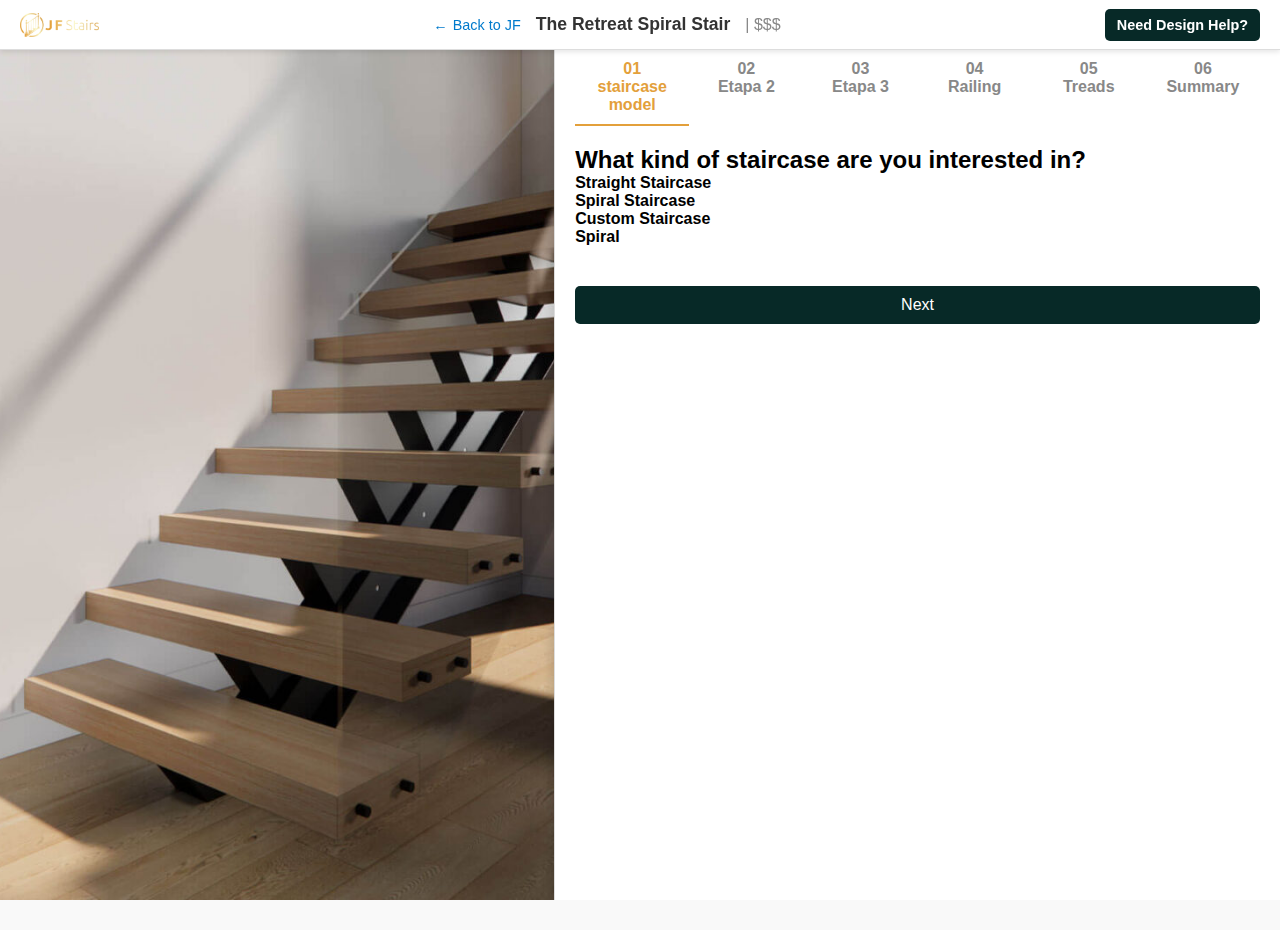
<file: index.html>
<!DOCTYPE html>
<html lang="en">
<head>
    <meta charset="UTF-8">
    <meta name="viewport" content="width=device-width, initial-scale=1.0">
    <title>Formulário de Escada</title>
    <link rel="stylesheet" href="style.css">
</head>

<body>
    <header class="header">
        <div class="logo">
            <img src="img/logo.png" alt="JF Stairs Logo"> <!-- Substitua pela URL do logo -->
            <span class="logo-text"></span>
        </div>
        <div class="header-content">
            <a href="index.html" class="back-link">Back to JF</a>
            <span class="product-title">The Retreat Spiral Stair</span>
            <span class="product-price">| $$$</span>
        </div>
        <a href="#" class="help-button" onclick="openModal()">Need Design Help?</a>

<!-- Modal -->
<div id="design-help-modal" class="modal">
    <div class="modal-content">
        <span class="close-button" onclick="closeModal()">&times;</span>
        <h2>Need Design Help?</h2>
        <p>Our expert designers can design the perfect stair solution based on your requirements and budget. You'll get quick and accurate pricing plus a FREE 3D model of your stair! <a href="#">Learn more</a></p>
        <form id="design-help-form">
            <label for="first-name">First*</label>
            <input type="text" id="first-name" name="first-name" required>

            <label for="last-name">Last*</label>
            <input type="text" id="last-name" name="last-name" required>

            <label for="email">Email*</label>
            <input type="email" id="email" name="email" required>

            <label for="phone">Phone*</label>
            <input type="tel" id="phone" name="phone" required>

            <p>One of our friendly designers will be in touch with you soon.</p>

            <button type="submit" class="form-submit-button">Schedule My Free Consultation</button>
        </form>
    </div>
</div>
    </header>

    <div id="image-container"></div>



      <div class="container">
        <div class="step-header">
            <div class="step active" data-step="1" onclick="goToStep(1)">01 <br> staircase model</div>
            <div class="step" data-step="2" onclick="goToStep(2)">02 <br> Etapa 2</div>
            <div class="step" data-step="3" onclick="goToStep(3)">03 <br> Etapa 3</div>
            <div class="step" data-step="4" onclick="goToStep(4)">04 <br> Railing</div>
            <div class="step" data-step="5" onclick="goToStep(5)">05 <br> Treads</div>
            <div class="step" data-step="6" onclick="goToStep(6)">06 <br> Summary</div>
        </div>
        

        <!-- Seção Tipo de Escada -->
        <div class="form-section active" id="stair-type-section">
            <h2>What kind of staircase are you interested in?</h2>
            <div class="stair-option selected" 
                onclick="selectOption(this, 'stairType', 'Straight Staircase', 'FLOATINGSTAIRS-GLASSRAILING2-1024x1024 (2).jpg')">
                <strong>Straight Staircase</strong>
            </div>
            <div class="stair-options">
                <div class="stair-option" 
                onclick="selectOption(this, 'stairType', 'Spiral Staircase', 'FLOATINGSTAIRS-GLASSRAILING2-1024x1024 (2).jpg')">
                <strong>Spiral Staircase</strong>
            </div>
                <div class="stair-option" 
                    onclick="selectOption(this, 'stairType', 'Custom Staircase', 'custom-staircase.jpg')">
                    <strong>Custom Staircase</strong>
                </div>
                <div class="stair-option" 
                    onclick="selectOption(this, 'stairType', 'Spiral', 'not-sure-yet.jpg')">
                    <strong>Spiral</strong>
                </div>
            </div>
            <button class="next-button" onclick="goToStep(2)">Next</button>
        </div>


                <!-- Seção Tipo de Escada (Interior ou Exterior) -->
        <div class="form-section" id="stair-location-section">
            <h2>Sua escada é indoor ou outdoor?</h2>
            <p>Selecione o tipo de escada que você possui:</p>
            <div class="stair-location-options">
                <!-- Removida a lógica de imagem (parâmetro imagePath) -->
                <div class="stair-option" onclick="selectOption(this, 'stairLocation', 'Interior')">
                    <strong>Interior stairs</strong>
                </div>
                <div class="stair-option" onclick="selectOption(this, 'stairLocation', 'Exterior')">
                    <strong>Exterior stairs</strong>
                </div>
            </div>
            <button class="next-button" onclick="goToStep(3)">Next</button>
            <button class="previous-button" onclick="goToStep(1)">Previous</button>
        </div>


                <!-- Seção Pergunta sobre Design Help -->
        <div class="form-section" id="design-help-section">
            <h2>Você já sabe o que deseja remodelar em sua escada ou precisa de design help?</h2>
            <p>Selecione uma opção abaixo:</p>
            <div class="design-help-options">
                <div class="stair-option" onclick="selectOption(this, 'designHelp', 'Sim')">
                    <strong>Sim</strong>
                </div>
                <div class="stair-option" onclick="selectOption(this, 'designHelp', 'Não')">
                    <strong>Não</strong>
                </div>
            </div>
            <button class="next-button" onclick="goToStep(4)">Next</button>
            <button class="previous-button" onclick="goToStep(2)">Previous</button>
        </div>

<!-- Seção Pergunta sobre Railing -->
<div class="form-section" id="design-help-section">
    <h2>Gostaria de alterar o Railing da escada?</h2>
    <p>Selecione uma opção abaixo:</p>
    <div class="design-help-options">
        <div class="stair-option" onclick="handleRailingDecision(this, 'Sim')">
            <strong>Sim</strong>
        </div>
        <div class="stair-option" onclick="handleRailingDecision(this, 'Não')">
            <strong>Não</strong>
        </div>
    </div>

    <!-- Tipos de Railing (inicialmente ocultos) -->
    <div id="railing-options" style="display: none;">
        <h3>Selecione o tipo de railing:</h3>
        <div class="railing-options">
            <div class="stair-option" onclick="selectOption(this, 'railingType', 'glass')">
                <strong>Glass Railing</strong>
            </div>
            <div class="stair-option" onclick="selectOption(this, 'railingType', 'horizontal')">
                <strong>Horizontal Railing</strong>
            </div>
            <div class="stair-option" onclick="selectOption(this, 'railingType', 'vertical')">
                <strong>Vertical Railing</strong>
            </div>
            <div class="stair-option" onclick="selectOption(this, 'railingType', 'metal')">
                <strong>Metal Panels</strong>
            </div>
        </div>
    </div>

    <button class="next-button" id="next-railing" onclick="goToStep(5)" disabled>Next</button>
    <button class="previous-button" onclick="goToStep(3)">Previous</button>
</div>


<!-- Seção Tread -->
<div class="form-section" id="tread-section">
    <h2>Tread</h2>
    <p>Now let's design your steps.</p>

    <h3>Select a Tread Type for Your Stair</h3>
    <div class="option-container">
        <div class="option" onclick="selectOption(this, 'treadType', 'Red Oak', 'FLOATINGSTAIRS-GLASSRAILING2-1024x1024 (2).jpg')">
            <img src="img/image copy 3.png" alt="Red Oak">
            <p>Red Oak</p>
        </div>
        <div class="option" onclick="selectOption(this, 'treadType', 'White Oak', 'FLOATINGSTAIRS-GLASSRAILING2-1024x1024 (2).jpg')">
            <img src="img/image copy 4.png" alt="White Oak">
            <p>White Oak</p>
        </div>
    </div>
    <button class="next-button" onclick="goToStep(6)">Next</button>
    <button class="previous-button" onclick="goToStep(4)">Previous</button>
</div>


          
   <!-- Seção Summary & Cadastro -->
<div class="form-section" id="summary-section">
    <div class="summary-intro">
        <h2 class="intro-title">Free Consultation to Review Your Design</h2>
        <p class="intro-text">Our designers are experts at finding the right mix of price and design. They will walk you through your selected options and refine them to get the price point you need with the look and feel you desire.</p>
    </div>
    <h2 class="section-title">Cadastro</h2>
    <form id="cadastro-form" class="compact-form">
        <label for="name">Nome:</label>
        <input type="text" id="name" name="name" required>
        
        <label for="email">Email:</label>
        <input type="email" id="email" name="email" required>
        
        <label for="phone">Telefone:</label>
        <input type="tel" id="phone" name="phone" required oninput="mascaraTelefone(this)">
        
        <button type="submit" class="form-submit-button">Enviar</button>
    </form>

    <h2 class="section-title">Resumo</h2>
    <p>Aqui está o resumo das suas escolhas:</p>

    <div class="summary-container">
        <p><strong>Stair Type:</strong> <span id="summary-stair-type"></span></p>
        <p><strong>Stair Location:</strong> <span id="summary-stair-location"></span></p>
        <p><strong>Railing Type:</strong> <span id="summary-railing"></span></p>
        <p><strong>Tread Type:</strong> <span id="summary-tread"></span></p>
    </div>
    
</div>

 <!-- Modal para Details -->
 <div id="details-modal" class="modal">
    <div class="modal-content">
        <span class="close-button" onclick="closeDetailsModal()">&times;</span>
        <h2>Stair Details</h2>
        <p>Here are the details about the stair dimensions and customization options.</p>
        <ul>
            <li><strong>Width:</strong> Customize the stair width from 3' 6" to 4' 6".</li>
            <li><strong>Height:</strong> Available heights range from 7' 9" to 10' 0".</li>
            <li><strong>Materials:</strong> Choose from high-quality wood and metal options.</li>
            <li><strong>Handrails:</strong> Customize the style and finish of your handrail.</li>
        </ul>
    </div>
</div>



    <script src="script.js">
        
    </script>
</body>
</html>
</file>
<file: style.css>
/* Estilo geral */
* {
    margin: 0;
    padding: 0;
    box-sizing: border-box;
    font-family: 'Arial', sans-serif;
}
/* Garantir que o body e o html ocupem toda a altura da página */
html, body {
    height: 100%;  /* Garantir que a altura da página ocupe toda a tela */
    margin: 0;     /* Remover margens padrão */
    overflow: auto;  /* Desabilitar a rolagem da página */
    display: flex;  /* Usar flexbox para centralizar o conteúdo */
    
    align-items: center; /* Centralizar o conteúdo verticalmente */
    justify-content: center; /* Centralizar o conteúdo horizontalmente */
}
/* Layout principal */
body {
    display: flex;
    padding: 0;
    margin: 0;
    font-family: 'Arial', sans-serif;
    background-color: #f9f9f9;
}

/* Imagem */
#image-container {
    width: 50vw; /* Ocupa 50% da largura da tela */
    height: 100vh; /* Garantir que ocupe 100% da altura da tela */
    background-image: url('img/FLOATINGSTAIRS-GLASSRAILING2-1024x1024 (2).jpg');
    background-size: cover;
    background-position: center;
    margin-top: 0; /* Ajustado para começar no topo */
}

/* Formulário */
.container {
    margin-top: 60px;
    width: 65vw; /* Ocupa 65% da largura da tela */
    height: auto; /* Permitir que a altura seja ajustada conforme o conteúdo */
    background-color: #ffffff;
    padding: 20px;
    box-sizing: border-box;
    border-left: 1px solid #ddd;
    box-shadow: -4px 0 8px rgba(0, 0, 0, 0.1);
    overflow-y: auto; /* Adicionar rolagem no formulário se necessário */
}

.step-header {
    display: flex;
    justify-content: space-between;
    margin-bottom: 20px;
}

.step-header div {
    text-align: center;
    padding: 10px;
    color: #888;
    font-weight: bold;
    flex: 1;
    cursor: pointer;
}

.step-header .active {
    color: #E3A03B;
    border-bottom: 2px solid #E3A03B;
}

.form-section {
    display: none;
}

.form-section.active {
    display: block;
}

.input-field {
    width: 100%;
    padding: 10px;
    margin: 10px 0;
    font-size: 16px;
    border: 1px solid #ddd;
    border-radius: 5px;
}

.submit-button {
    background-color: #072927;
    color: #fff;
    padding: 10px 20px;
    border: none;
    cursor: pointer;
    font-size: 16px;
    border-radius: 5px;
    width: 100%;
}

.submit-button:hover {
    background-color: #004d47;
}

.next-button {
    background-color: #072927;
    margin-top: 40px; /* Aumenta a distância entre o botão e as opções */
    color: #fff;
    padding: 10px 20px;
    border: none;
    cursor: pointer;
    font-size: 16px;
    border-radius: 5px;
    width: 100%;
    max-width: 120vh; /* Opcional: define uma largura máxima para o botão */
    display: block;
    text-align: center;
}

.next-button:hover {
    background-color: #004d47;
}

.option-container {
    display: grid;
    grid-template-columns: repeat(auto-fill, minmax(150px, 1fr)); /* Ajuste para várias colunas */
    gap: 20px;
    margin-bottom: 30px;
}

.option {
    padding: 15px;
    border: 1px solid #ddd;
    border-radius: 8px;
    text-align: center;
    cursor: pointer;
    transition: transform 0.3s ease, box-shadow 0.3s ease;
}

.option:hover {
    transform: scale(1.05); /* Efeito de aumentar ao passar o mouse */
    box-shadow: 0 4px 12px rgba(0, 0, 0, 0.1);
}

.option img {
    width: 100%;
    border-radius: 8px;
    margin-bottom: 15px;
}

.option p {
    font-size: 16px;
    font-weight: bold;
    color: #333;
    margin-top: 10px;
}

.option.selected {
    border-color: #072927;
    background-color: #f0f8f8;
}

/* Container do header */
.header {
    width: 100%;
    background-color: #ffffff;
    display: flex;
    align-items: center;
    justify-content: space-between;
    padding: 10px 20px;
    border-bottom: 1px solid #ddd;
    box-shadow: 0 2px 5px rgba(0, 0, 0, 0.1);
    position: fixed;
    top: 0;
    left: 0;
    z-index: 1000;
    height: 50px; /* Definindo a altura do header */
}

/* Logo */
.logo {
    display: flex;
    align-items: center;
}

.logo img {
    height: 24px;
    margin-right: 10px;
}

.logo-text {
    font-size: 1.2em;
    font-weight: bold;
    color: #4a4a4a;
}

/* Link "Back to Paragon" e título do produto */
.header-content {
    display: flex;
    align-items: center;
    gap: 15px;
    color: #333;
}

.back-link {
    font-size: 0.9em;
    color: #007acc;
    text-decoration: none;
    display: flex;
    align-items: center;
}

.back-link::before {
    content: '←';
    margin-right: 5px;
}

.product-title {
    font-size: 1.1em;
    font-weight: bold;
    color: #333;
}

.product-price {
    font-size: 1em;
    color: #888;
}

/* Botão de ajuda */
.help-button {
    background-color: #072927;
    color: #fff;
    padding: 8px 12px;
    border: none;
    border-radius: 5px;
    cursor: pointer;
    font-size: 0.9em;
    text-decoration: none;
    font-weight: bold;
}

.help-button:hover {
    background-color: #004d47;
}

/* Seção Dimension */
#dimension-section {
    padding: 40px;
    background-color: #f9f9f9;
    border-radius: 8px;
    box-shadow: 0 2px 10px rgba(0, 0, 0, 0.1);
}

#dimension-section h2 {
    font-size: 28px;
    font-weight: bold;
    color: #333;
    margin-bottom: 20px;
}

#dimension-section p {
    font-size: 18px;
    color: #555;
    line-height: 1.6;
    margin-bottom: 20px;
}

/* Estilo para os rótulos */
label {
    font-size: 16px;
    font-weight: bold;
    color: #333;
    margin-bottom: 8px;
    display: block;
}

/* Estilo para os campos de seleção */
.select-box {
    width: 100%;
    padding: 10px;
    margin-bottom: 20px;  /* Aumentando o espaçamento entre os campos */
    border: 1px solid #ccc;
    border-radius: 8px;
    font-size: 16px;
    background-color: #fff;
    transition: border 0.3s ease;
}

/* Efeito de foco nos campos de seleção */
.select-box:focus {
    border-color: #2a4d5c;
    outline: none;
}

/* Seção Tread */
#tread-section {
    padding: 40px;
    background-color: #f9f9f9;
    border-radius: 8px;
    box-shadow: 0 2px 10px rgba(0, 0, 0, 0.1);
}

/* Título principal */
#tread-section h2 {
    font-size: 28px;
    font-weight: bold;
    color: #333;
    margin-bottom: 20px;
}

/* Subtítulo */
#tread-section p {
    font-size: 18px;
    color: #555;
    line-height: 1.6;
    margin-bottom: 20px;
}

/* Texto da opção de seleção */
#tread-section h3 {
    font-size: 22px;
    font-weight: bold;
    color: #333;
    margin-bottom: 20px;
}

/* Seção Accessories */
#accessories-section {
    padding: 40px;
    background-color: #f9f9f9;
    border-radius: 8px;
    box-shadow: 0 2px 10px rgba(0, 0, 0, 0.1);
}

/* Título principal */
#accessories-section h2 {
    font-size: 28px;
    font-weight: bold;
    color: #333;
    margin-bottom: 20px;
}

/* Subtítulo */
#accessories-section p {
    font-size: 18px;
    color: #555;
    line-height: 1.6;
    margin-bottom: 20px;
}

/* Texto da opção de seleção */
#accessories-section h3 {
    font-size: 22px;
    font-weight: bold;
    color: #333;
    margin-bottom: 20px;
}


/*summary*/
/* Título da seção */
.section-title {
    margin-top: 20px;
    font-size: 20px; /* Reduz o tamanho do título */
    font-weight: bold;
    color: #333;
    margin-bottom: 10px; /* Espaçamento inferior */
    text-align: left; /* Centraliza o título */
}



.compact-form input {
    width: 100%; /* Ocupa toda a largura do container */
    padding: 8px; /* Reduz o espaçamento interno */
    margin-bottom: 10px; /* Reduz espaço entre os campos */
    border: 1px solid #ccc; /* Define borda leve */
    border-radius: 4px; /* Bordas arredondadas menores */
    font-size: 14px; /* Tamanho de fonte menor */
}

/* Botão do formulário */
.form-submit-button {
    width: 100%; /* Ocupa toda a largura do container */
    padding: 10px; /* Reduz o espaçamento interno */
    background-color: #072927;
    color: white;
    border: none;
    border-radius: 4px; /* Bordas arredondadas menores */
    font-size: 14px; /* Reduz o tamanho da fonte */
    cursor: pointer;
    margin-top: 10px; /* Espaçamento superior */
}

.form-submit-button:hover {
    background-color: #004d47; /* Fundo mais escuro no hover */
}

/* Resumo compactado */
.summary-container {
    font-size: 14px; /* Tamanho menor para o texto do resumo */
    line-height: 1.4; /* Reduz o espaçamento entre linhas */
    color: #555; /* Cor mais leve para o texto */
    margin-top: 10px; /* Espaçamento superior */
}

.summary-container p {
    margin-bottom: 5px; /* Reduz espaço entre os parágrafos */
}




/* Para telas maiores - layout lado a lado */
@media (min-width: 1025px) {
    body {
        flex-direction: row;
    }

    .image-container {
        width: 50vw;
        height: 100%;
    }

    .container {
        width: 65vw;
        height: 100vh;
    }
}

/* Layout para tablets */
@media (max-width: 1024px) {
    body {
        flex-direction: column;
        align-items: center;
    }

    .image-container {
        width: 100vw;
        height: 50vh; /* Ajuste a altura conforme necessário */
        margin-top: 0;
    }

    .container {
        width: 100vw;
        height: auto;
        padding: 15px;
        margin-top: 0;
    }
}

/* Layout para dispositivos móveis */
@media (max-width: 768px) {
    body {
        flex-direction: column;
        align-items: center;
    }

    .image-container {
        width: 100vw;
        height: 50vh;
        margin-top: 0;
    }

    .container {
        width: 100vw;
        padding: 10px;
    }

    .step-header {
        flex-direction: row;
        flex-wrap: wrap;
        gap: 5px;
    }

    .step-header div {
        flex: 1 1 45%;
        font-size: 0.9em;
        padding: 8px;
    }

    .option-container {
        display: flex;
        justify-content: space-between;
        gap: 30px;
        margin-bottom: 30px;
    }

    .option {
        width: 48%; /* Espaçamento maior entre as opções */
        padding: 20px;
        border: 1px solid #ddd;
        border-radius: 8px;
        text-align: center;
        cursor: pointer;
        transition: transform 0.3s ease, box-shadow 0.3s ease;
    }

    .submit-button, .next-button {
        font-size: 1em;
        padding: 12px;
    }
}

/* Layout para dispositivos muito pequenos */
@media (max-width: 480px) {
    .image-container {
        height: 40vh;
    }

    .header {
        flex-direction: column;
        align-items: flex-start;
        padding: 8px;
    }

    .logo-text, .product-title, .product-price {
        font-size: 1em;
    }

    .back-link, .help-button {
        font-size: 0.8em;
    }

    .step-header div {
        font-size: 0.8em;
        padding: 5px;
    }

    .option img {
        width: 60px;
    }
}

/* Estilo do Resumo */
#summary-section {
    padding: 20px;
    background-color: #f9f9f9;
    border: 1px solid #ddd;
    border-radius: 5px;
}

#summary-section p {
    font-size: 1rem;
    margin: 5px 0;
    line-height: 1.6;
}

#summary-section h2 {
    margin-bottom: 10px;
}

#summary-section strong {
    font-weight: bold;
}

#cadastro-form label {
    display: block;
    margin-bottom: 5px;
    font-weight: bold;
}

#cadastro-form input {
    width: 100%;
    padding: 10px;
    margin-bottom: 15px;
    border: 1px solid #ccc;
    border-radius: 5px;
    font-size: 1rem;
}

#cadastro-form button {
    width: 100%;
    background-color: #072927;
    color: white;
    border: none;
    padding: 15px;
    font-size: 1.2rem;
    cursor: pointer;
}

#cadastro-form button:hover {
    background-color: #004d47;
}

/* Estilo do banner */
.banner {
    margin-top: 50px; /* Aumenta o espaço superior para posicionar o banner mais para baixo */
    padding: 20px;
    background-color: #F9F8F4; /* Cor de fundo suave */
    border-radius: 5px;
    display: flex;
    align-items: center;
    justify-content: space-between;
    box-shadow: 0 4px 6px rgba(0, 0, 0, 0.1);
    position: static; /* Banner no fluxo normal, não fixado */
    width: 100%;
    text-align: center;
    z-index: 10;
}

/* Ajustando o tamanho da imagem do banner */
.banner-image {
    max-width: 80px; /* Diminuindo o tamanho da imagem */
    margin-right: 20px;
    height: auto;
}

/* Ajuste do texto do banner */
.banner-text {
    max-width: 550px; /* Ajustando a largura do texto */
}

.banner h3 {
    font-size: 1.1rem; /* Reduzindo o tamanho da fonte */
    font-weight: bold;
    margin: 0;
}

.banner p {
    font-size: 0.9rem; /* Diminuindo o tamanho do texto */
    color: #333;
}

/* Ajustando o padding do conteúdo para não sobrepor o banner */
.form-section {
    padding-bottom: 200px; /* Aumentando o espaço inferior para garantir que o banner não sobreponha o conteúdo */
}



/* Botão Previous */
.previous-button {
    background: none; /* Remove o fundo */
    color: #007BFF; /* Azul no texto */
    text-decoration: underline; /* Adiciona sublinhado */
    cursor: pointer; /* Indica clicável */
    padding: 10px 20px;
    border: none;
    font-size: 16px;
    width: 100%;
    max-width: 120vh; /* Opcional: define uma largura máxima para o botão */
    display: block;
    text-align: center;
}

/* Efeito ao passar o mouse por cima */
.previous-button:hover {
    color: #0056b3; /* Cor mais escura ao passar o mouse */
    text-decoration: underline; /* Mantém o sublinhado */
}

/* Efeito ao pressionar o botão */
.previous-button:active {
    color: #003f7f; /* Cor ainda mais escura ao pressionar */
}

/* Efeito de foco (acessibilidade) */
.previous-button:focus {
    outline: none; /* Remove o contorno padrão */
    text-decoration: underline; /* Mantém o sublinhado */
    color: #0056b3; /* Cor mais escura para foco */
}

/* Botão desabilitado */
.previous-button:disabled {
    color: #c6c6c6; /* Cinza para indicar desabilitado */
    cursor: not-allowed; /* Mostra que não é clicável */
    text-decoration: none; /* Remove sublinhado */
}


/* Modal container */
.modal {
    display: none; /* Hidden by default */
    position: fixed;
    z-index: 1000; /* Ensure it is above other content */
    left: 0;
    top: 0;
    width: 100%; /* Full width */
    height: 100%; /* Full height */
    background-color: rgba(7, 41, 39, 0.8); /* Fundo semi-transparente com #072927 */
    justify-content: center;
    align-items: center;
}

/* Modal content */
.modal-content {
    background-color: #FFFFFF; /* Fundo branco */
    padding: 20px;
    border-radius: 8px;
    width: 90%;
    max-width: 400px;
    box-shadow: 0 4px 8px rgba(0, 0, 0, 0.2);
    text-align: center;
}

/* Close button */
.close-button {
    position: absolute;
    top: 10px;
    right: 20px;
    font-size: 20px;
    font-weight: bold;
    color: #072927; /* Cor escura da paleta */
    cursor: pointer;
}

/* Título do modal */
.modal-content h2 {
    font-size: 18px;
    font-weight: bold;
    color: #072927; /* Cor escura */
    margin-bottom: 10px;
}

/* Texto do modal */
.modal-content p {
    font-size: 14px;
    color: #072927;
    margin-bottom: 20px;
}

/* Link dentro do modal */
.modal-content a {
    color: #E3A03B; /* Dourado */
    text-decoration: none;
    font-weight: bold;
}

.modal-content a:hover {
    text-decoration: underline;
}

/* Form styles */
#design-help-form {
    display: flex;
    flex-direction: column;
    gap: 10px;
    text-align: left; /* Alinha os rótulos e inputs à esquerda */
}

#design-help-form label {
    font-size: 14px;
    font-weight: bold;
    color: #072927; /* Cor escura */
}

#design-help-form input {
    padding: 10px;
    font-size: 14px;
    border: 1px solid #E3A03B; /* Borda dourada */
    border-radius: 4px;
    background-color: #FFFFFF; /* Fundo branco */
}

#design-help-form input:focus {
    outline: none;
    border-color: #072927; /* Destaque ao focar */
}

/* CAPTCHA */
.captcha {
    margin: 10px 0;
    font-size: 14px;
    color: #072927;
}

.captcha input {
    margin-right: 5px;
}

/* Botão de envio */
.form-submit-button {
    background-color: #E3A03B; /* Dourado */
    color: #FFFFFF; /* Texto branco */
    border: none;
    padding: 12px;
    font-size: 14px;
    border-radius: 4px;
    cursor: pointer;
    text-align: center;
    font-weight: bold;
}

.form-submit-button:hover {
    background-color: #072927; /* Cor escura no hover */
    color: #FFFFFF; /* Texto branco */
}

/* Responsividade */
@media (max-width: 768px) {
    .modal-content {
        width: 95%; /* Ajusta largura em telas menores */
        padding: 15px;
    }

    #design-help-form label {
        font-size: 12px;
    }

    #design-help-form input {
        padding: 8px;
        font-size: 12px;
    }

    .form-submit-button {
        padding: 10px;
        font-size: 12px;
    }
}
</file>
